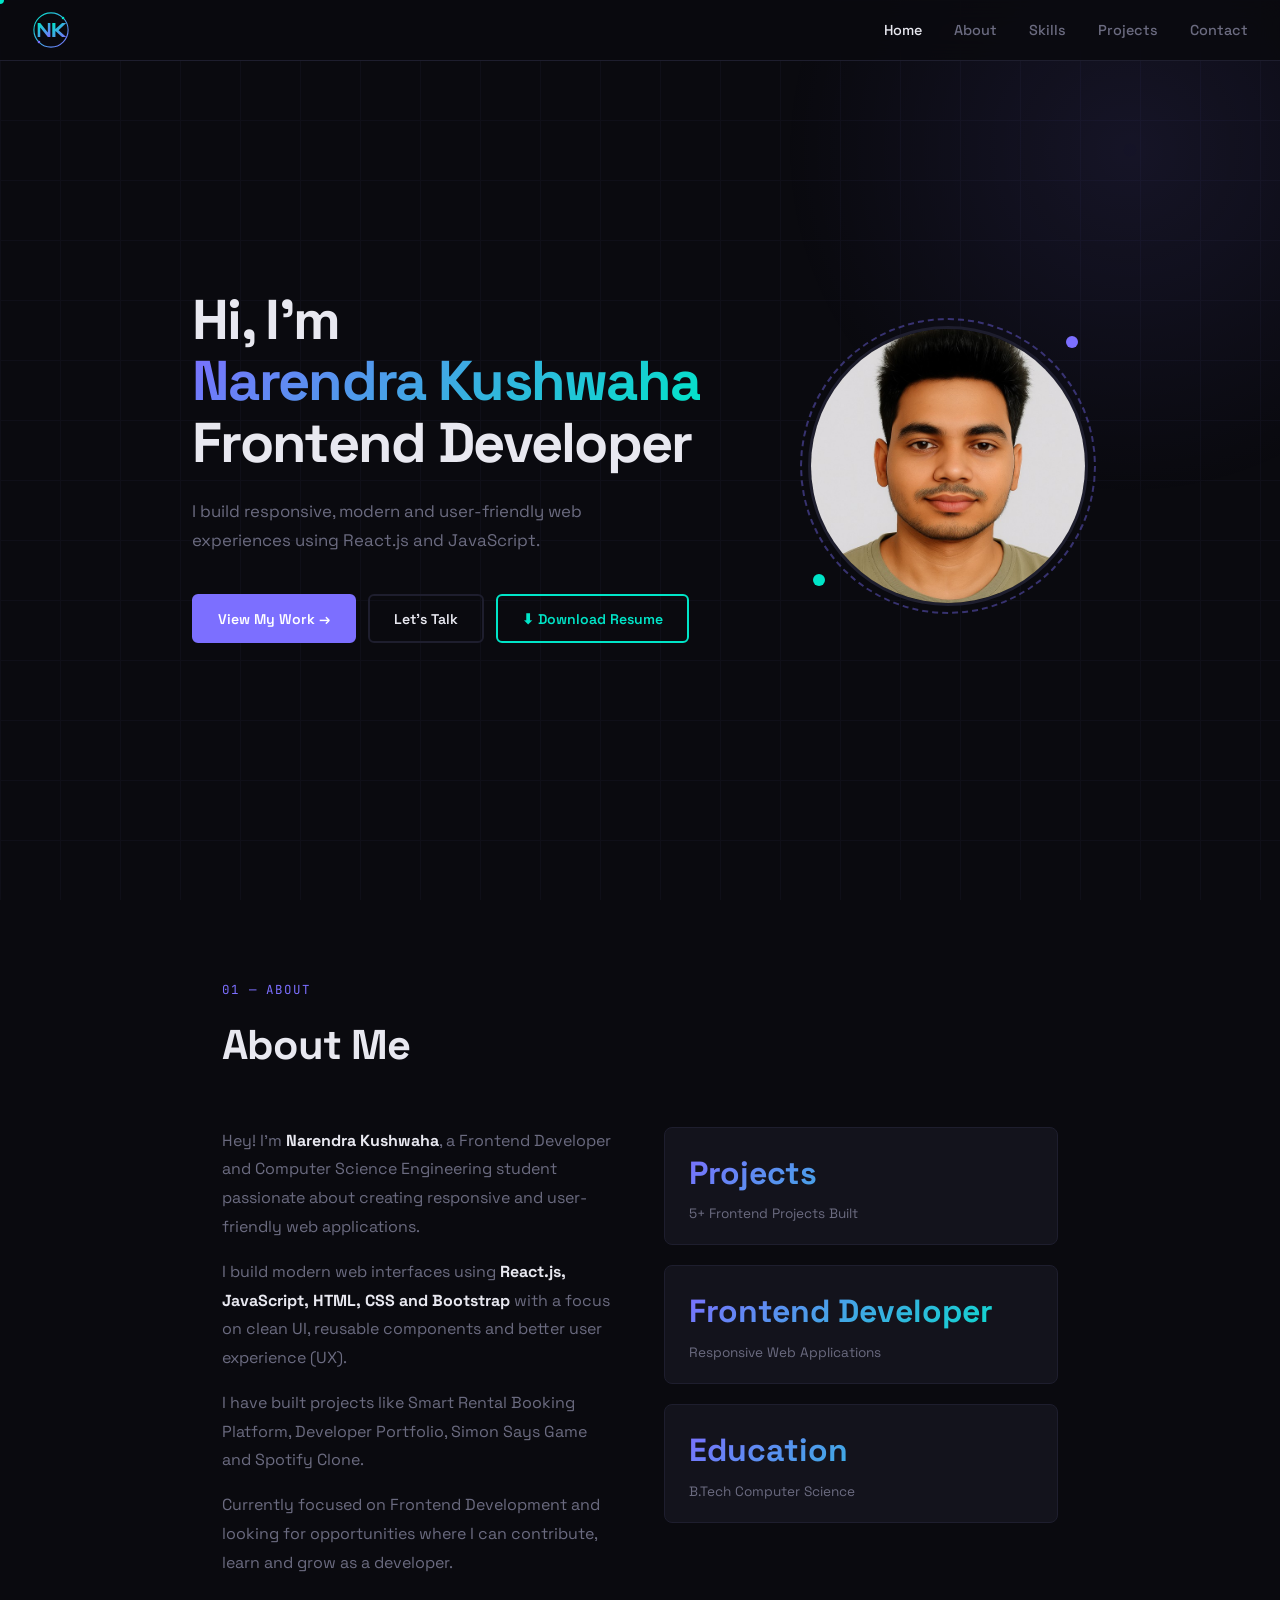
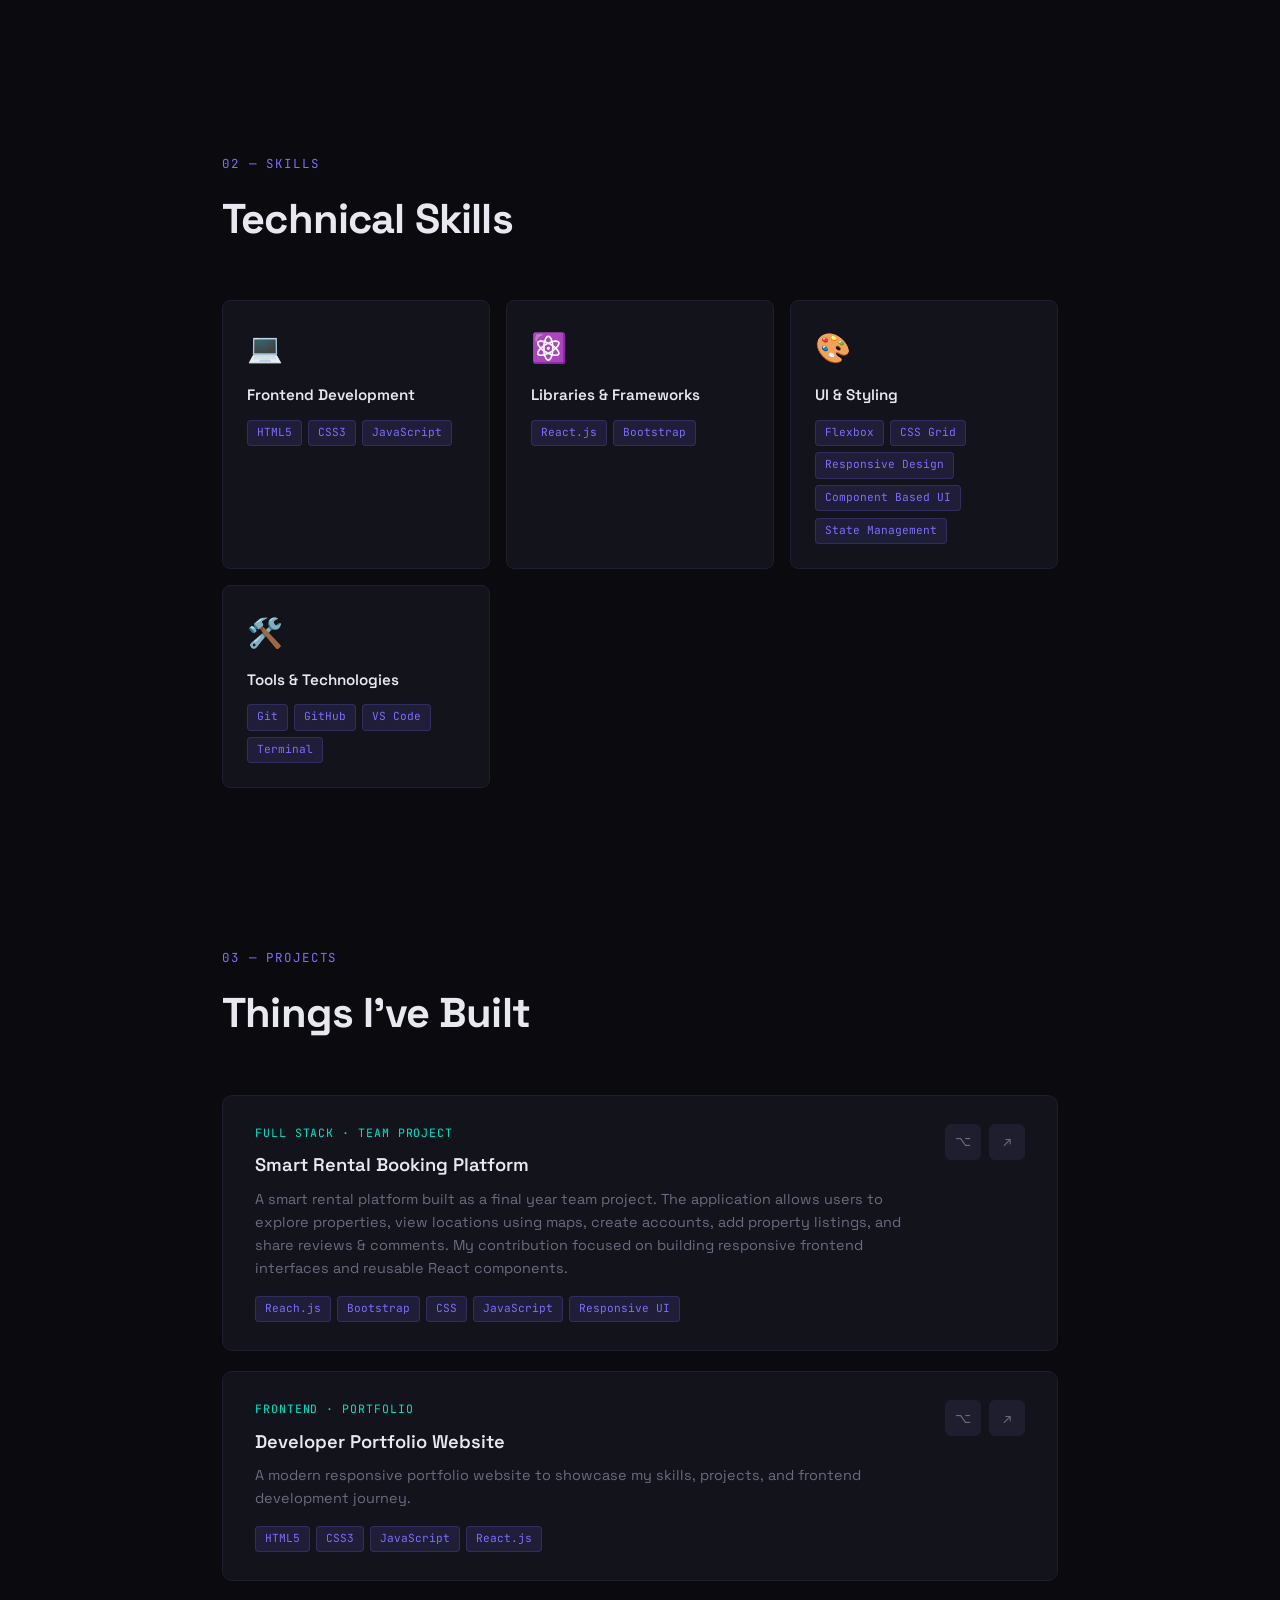
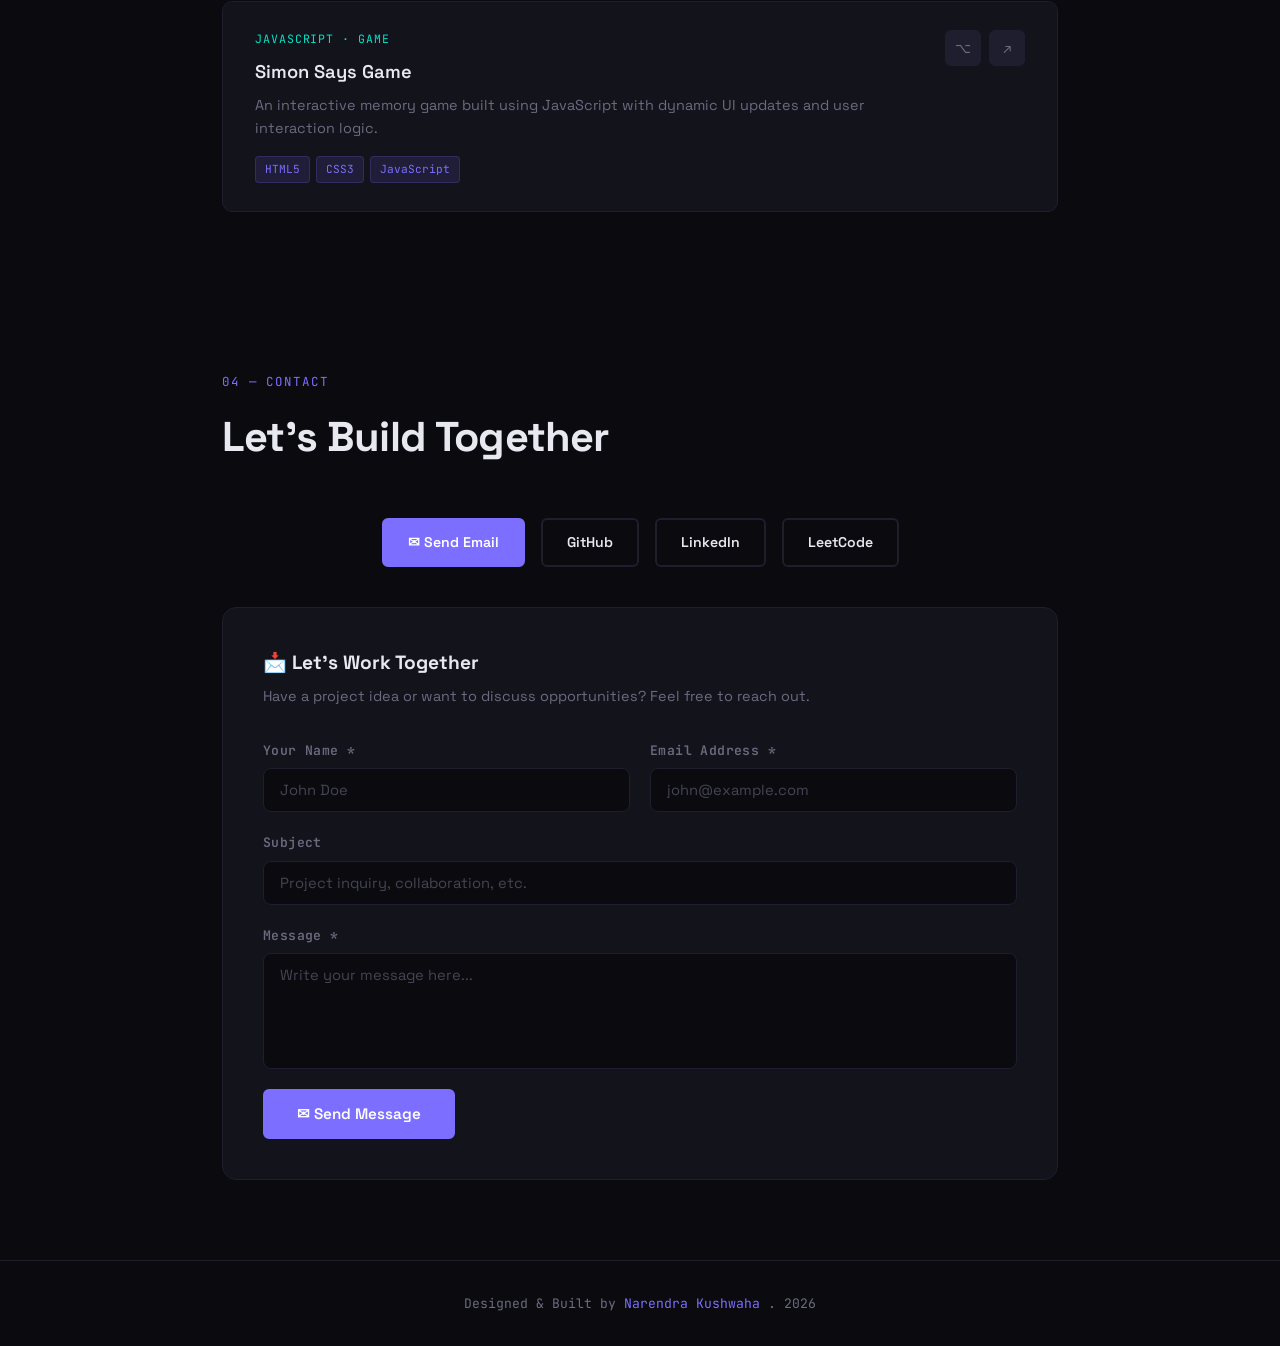
<file: index.html>
<!DOCTYPE html>
<html lang="en">
<head>
  <meta charset="UTF-8" />
  <meta name="viewport" content="width=device-width, initial-scale=1.0"/>
  <title>Narendra Kushwaha — Frontend Developer</title>
  <link href="https://fonts.googleapis.com/css2?family=Space+Grotesk:wght@300;400;500;600;700&family=JetBrains+Mono:wght@400;500&display=swap" rel="stylesheet"/>
  <link rel="stylesheet" href="css/style.css"/>
</head>
<body>

  <div class="grid-bg"></div>
  <div class="glow"></div>
  <div class="cursor" id="cursor"></div>

  <!-- ===== NAVBAR ===== -->
  <nav>
    <div class="logo">
      <img src="assets/nk-logo.svg" alt="NK" style="height: 38px; vertical-align: middle;">
    </div>
    <ul class="nav-links">
      <li><a href="#hero">Home</a></li>
      <li><a href="#about">About</a></li>
      <li><a href="#skills">Skills</a></li>
      <li><a href="#projects">Projects</a></li>
      <li><a href="#contact">Contact</a></li>
    </ul>
  </nav>

  <!-- ===== HERO ===== -->
  <section id="hero">
    <div class="hero-left">
      <h1>Hi, I'm <br><span class="highlight">Narendra Kushwaha</span><br>Frontend Developer</h1>
      <p class="hero-sub">
        I build responsive, modern and user-friendly web experiences
        using React.js and JavaScript.
      </p>

      <div class="hero-cta">
        <a href="#projects" class="btn btn-primary">View My Work →</a>
        <a href="#contact" class="btn btn-ghost">Let's Talk</a>
        <a href="assets/narendra-resume.pdf" download="Narendra-Kushwaha_Resume.pdf" class="btn btn-resume">⬇ Download Resume</a>
      </div>
    </div>

    <div class="hero-right">
      <div class="photo-wrapper">
        <img src="assets/photo.jpg" alt="Narendra Kushwaha" class="profile-photo" id="profilePhoto"/>
        <div class="photo-ring"></div>
        <div class="photo-dot dot1"></div>
        <div class="photo-dot dot2"></div>
      </div>
    </div>
  </section>

  <!-- ===== ABOUT ===== -->
  <section id="about">
    <p class="section-label">01 — About</p>
    <h2>About Me</h2>
    <div class="about-grid fade-in">
      <div class="about-text">
        <p>Hey! I'm <strong>Narendra Kushwaha</strong>, a Frontend Developer and Computer Science Engineering student passionate about creating responsive and user-friendly web applications.</p>
        <p>I build modern web interfaces using <strong>React.js, JavaScript, HTML, CSS and Bootstrap</strong> with a focus on clean UI, reusable components and better user experience (UX).</p>
        <p>I have built projects like Smart Rental Booking Platform, Developer Portfolio, Simon Says Game and Spotify Clone.</p>
        <p>Currently focused on Frontend Development and looking for opportunities where I can contribute, learn and grow as a developer.</p>
      </div>
      <div class="stats">
        <div class="stat-item">
          <div class="stat-num">Projects</div>
          <div class="stat-label">5+ Frontend Projects Built</div>
        </div>
        <div class="stat-item">
          <div class="stat-num">Frontend Developer</div>
          <div class="stat-label">Responsive Web Applications</div>
        </div>
        <div class="stat-item">
          <div class="stat-num">Education</div>
          <div class="stat-label">B.Tech Computer Science</div>
        </div>
      </div>
    </div>
  </section>

  <!-- ===== SKILLS ===== -->
  <section id="skills">
    <p class="section-label">02 — Skills</p>
    <h2>Technical Skills</h2>
    <div class="skills-grid fade-in">
      <div class="skill-card">
        <div class="skill-icon">💻</div>
        <div class="skill-name">Frontend Development</div>
        <div class="skill-tags">
          <span class="tag">HTML5</span><span class="tag">CSS3</span><span class="tag">JavaScript</span>
        </div>
      </div>
      <div class="skill-card">
        <div class="skill-icon">⚛️</div>
        <div class="skill-name">Libraries & Frameworks</div>
        <div class="skill-tags">
          <span class="tag">React.js</span><span class="tag">Bootstrap</span>
        </div>
      </div>
      <div class="skill-card">
        <div class="skill-icon">🎨</div>
        <div class="skill-name">UI & Styling</div>
        <div class="skill-tags">
          <span class="tag">Flexbox</span><span class="tag">CSS Grid</span><span class="tag">Responsive Design</span><span class="tag">Component Based UI</span><span class="tag">State Management</span>
        </div>
      </div>
      <div class="skill-card">
        <div class="skill-icon">🛠️</div>
        <div class="skill-name">Tools & Technologies</div>
        <div class="skill-tags">
          <span class="tag">Git</span><span class="tag">GitHub</span><span class="tag">VS Code</span><span class="tag">Terminal</span>
        </div>
      </div>
    </div>
  </section>

  <!-- ===== PROJECTS ===== -->
  <section id="projects">
    <p class="section-label">03 — Projects</p>
    <h2>Things I've Built</h2>
    <div class="projects-grid fade-in">
      <div class="project-card">
        <div>
          <div class="project-tag">FULL STACK · TEAM PROJECT</div>
          <div class="project-name">Smart Rental Booking Platform</div>
          <div class="project-desc"><p> A smart rental platform built as a final year team project. The application allows users to explore properties, view locations using maps, create accounts, add property listings, and share reviews & comments. My contribution focused on building responsive frontend interfaces and reusable React components.</p></div>
          <div class="skill-tags" style="margin-top:1rem;">
            <span class="tag">Reach.js</span><span class="tag">Bootstrap</span><span class="tag">CSS</span><span class="tag">JavaScript</span><span class="tag">Responsive UI</span>
          </div>
        </div>
        <div class="project-links">
          <a href="https://github.com/Narendra-kushwaha/smart-rental-booking" class="icon-link" title="GitHub">⌥</a>
          <a href="https://smart-rental-booking.onrender.com" class="icon-link" title="Live Demo">↗</a>
        </div>
      </div>
      <div class="project-card">
        <div>
          <div class="project-tag">FRONTEND · PORTFOLIO</div>
          <div class="project-name">Developer Portfolio Website</div>
          <div class="project-desc"> A modern responsive portfolio website to showcase my skills, projects, and frontend development journey.</div>
          <div class="skill-tags" style="margin-top:1rem;">
            <span class="tag">HTML5</span><span class="tag">CSS3</span><span class="tag">JavaScript</span><span class="tag">React.js</span>
          </div>
        </div>
        <div class="project-links">
          <a href="https://github.com/Narendra-kushwaha/portfolio" class="icon-link" title="GitHub">⌥</a>
          <a href="https://narendra-kushwaha-portfolio.vercel.app/" class="icon-link" title="Live Demo">↗</a>
        </div>
      </div>
      <div class="project-card">
        <div>
          <div class="project-tag">JAVASCRIPT · GAME</div>
          <div class="project-name">Simon Says Game</div>
          <div class="project-desc">An interactive memory game built using JavaScript with dynamic UI updates and user interaction logic.</div>
          <div class="skill-tags" style="margin-top:1rem;">
            <span class="tag">HTML5</span><span class="tag">CSS3</span><span class="tag">JavaScript</span>
          </div>
        </div>
        <div class="project-links">
          <a href="https://github.com/Narendra-kushwaha/Simon-Says-Game" class="icon-link" title="GitHub">⌥</a>
          <a href="https://simon-says-nk.netlify.app/" class="icon-link" title="Live Demo">↗</a>
        </div>
      </div>
    </div>
  </section>

 
<!-- conteact section -->
  <section id="contact">
    <p class="section-label">04 — Contact</p>
    <h2>Let's Build Together</h2>

    <!-- Social Buttons -->
    <div class="contact-links fade-in" style="margin-bottom: 2.5rem;">
      <a href="mailto:narendra626315@gmail.com" class="btn btn-primary">✉ Send Email</a>
      <a href="https://github.com/Narendra-kushwaha " class="btn btn-ghost" target="_blank">GitHub</a>
      <a href="https://linkedin.com/in/narendra-kushwaha-38232a237" class="btn btn-ghost" target="_blank">LinkedIn</a>
      <a href="https://leetcode.com/u/Narendra_kushwaha_8319/" class="btn btn-ghost" target="_blank">LeetCode</a>
    </div>

    <!-- Contact Form -->
    <div class="form-wrapper fade-in">
      <div class="form-header">
        <p class="form-title">📩 Let's Work Together</p>
        <p class="form-sub">Have a project idea or want to discuss opportunities? Feel free to reach out.</p>
      </div>

      <form class="contact-form" id="contactForm">
        <div class="form-row">
          <div class="form-group">
            <label for="fname">Your Name *</label>
            <input type="text" id="fname" name="name" placeholder="John Doe" required />
          </div>
          <div class="form-group">
            <label for="femail">Email Address *</label>
            <input type="email" id="femail" name="email" placeholder="john@example.com" required />
          </div>
        </div>
        <div class="form-group">
          <label for="fsubject">Subject</label>
          <input type="text" id="fsubject" name="subject" placeholder="Project inquiry, collaboration, etc." />
        </div>
        <div class="form-group">
          <label for="fmsg">Message *</label>
          <textarea id="fmsg" name="message" rows="5" placeholder="Write your message here..." required></textarea>
        </div>
        <button type="submit" class="btn btn-primary btn-submit" id="submitBtn">
          <span id="btnText">✉ Send Message</span>
        </button>
      </form>

      <!-- Success Screen -->
      <div class="form-success" id="formSuccess">
        <div class="success-icon">✅</div>
        <h3>Message Sent Successfully!</h3>
        <p>Thank you for reaching out. I'll get back to you soon.</p>
        <button class="btn btn-ghost" onclick="resetForm()">Send Another Message</button>
      </div>
    </div>
  </section>


  <footer>
    <p>Designed & Built by <span>Narendra Kushwaha</span> . 2026</p>
  </footer>

  <script src="js/main.js"></script>
</body>
</html>
</file>
<file: css/style.css>
:root {
  --bg:      #0a0a0f;
  --surface: #111118;
  --border:  #1e1e2e;
  --accent:  #7c6fff;
  --accent2: #00e5c8;
  --text:    #e8e8f0;
  --muted:   #6b6b80;
  --card:    #13131c;
}

*, *::before, *::after { box-sizing: border-box; margin: 0; padding: 0; }
html { scroll-behavior: smooth; }
body {
  background: var(--bg);
  color: var(--text);
  font-family: 'Space Grotesk', sans-serif;
  line-height: 1.6;
  overflow-x: hidden;
}

/* BG DECORATIONS */
.grid-bg {
  position: fixed; inset: 0; z-index: 0; pointer-events: none;
  background-image:
    linear-gradient(var(--border) 1px, transparent 1px),
    linear-gradient(90deg, var(--border) 1px, transparent 1px);
  background-size: 60px 60px;
  opacity: 0.3;
}
.glow {
  position: fixed; top: -200px; right: -200px; z-index: 0;
  width: 700px; height: 700px; border-radius: 50%;
  background: radial-gradient(circle, rgba(124,111,255,0.1) 0%, transparent 70%);
  pointer-events: none;
}
.cursor {
  position: fixed; width: 8px; height: 8px;
  background: var(--accent2); border-radius: 50%;
  pointer-events: none; z-index: 9999;
  transform: translate(-50%, -50%);
  transition: transform 0.1s;
}

/* NAVBAR */
nav {
  position: fixed; top: 0; width: 100%; z-index: 100;
  padding: 0.7rem 2rem;
  display: flex; justify-content: space-between; align-items: center;
  background: rgba(10,10,15,0.85);
  backdrop-filter: blur(12px);
  border-bottom: 1px solid var(--border);
}
.logo {
  font-family: 'JetBrains Mono', monospace;
  font-size: 1.1rem; font-weight: 500;
  color: var(--accent); letter-spacing: -0.02em;
}
.logo span { color: var(--accent2); }
.nav-links { display: flex; gap: 2rem; list-style: none; }
.nav-links a {
  color: var(--muted); text-decoration: none;
  font-size: 0.9rem; font-weight: 500; transition: color 0.2s;
}
.nav-links a:hover { color: var(--text); }

/* HERO */
#hero {
  min-height: 100vh;
  display: flex; align-items: center; justify-content: space-between;
  gap: 4rem;
  padding: 6rem 2rem 4rem;
  max-width: 960px; margin: 0 auto;
  position: relative; z-index: 1;
}
.hero-left { flex: 1; }
.hero-right { flex-shrink: 0; }

.hero-eyebrow {
  font-family: 'JetBrains Mono', monospace;
  font-size: 0.82rem; color: var(--accent2);
  letter-spacing: 0.12em; text-transform: uppercase;
  margin-bottom: 1.5rem;
}
.hero-eyebrow::before { content: '// '; color: var(--muted); }

h1 {
  font-size: clamp(2.2rem, 5vw, 3.5rem);
  font-weight: 700; line-height: 1.1;
  letter-spacing: -0.03em; margin-bottom: 1.5rem;
}
.highlight {
  background: linear-gradient(135deg, var(--accent), var(--accent2));
  -webkit-background-clip: text; -webkit-text-fill-color: transparent;
  background-clip: text;
}
.hero-sub {
  font-size: 1.05rem; color: var(--muted);
  max-width: 480px; margin-bottom: 2.5rem; line-height: 1.7;
}
.hero-cta { display: flex; gap: 0.75rem; flex-wrap: wrap; }

/* PROFILE PHOTO */
.photo-wrapper {
  position: relative;
  width: 280px; height: 280px;
}
.profile-photo {
  width: 280px; height: 280px;
  border-radius: 50%;
  object-fit: cover;
  border: 3px solid var(--border);
  position: relative; z-index: 2;
  display: block;
  background: var(--card);
}
.profile-photo::after {
  content: '👤';
  display: flex; align-items: center; justify-content: center;
  font-size: 5rem;
}
.photo-ring {
  position: absolute; inset: -8px;
  border-radius: 50%;
  border: 2px dashed var(--accent);
  opacity: 0.4;
  animation: spin 20s linear infinite;
}
.photo-dot {
  position: absolute;
  width: 12px; height: 12px; border-radius: 50%;
  z-index: 3;
}
.dot1 { background: var(--accent); top: 10px; right: 10px; }
.dot2 { background: var(--accent2); bottom: 20px; left: 5px; }
@keyframes spin { to { transform: rotate(360deg); } }

/* BUTTONS */
.btn {
  padding: 0.7rem 1.5rem; border-radius: 6px;
  font-size: 0.88rem; font-weight: 600;
  cursor: pointer; text-decoration: none;
  transition: all 0.2s;
  display: inline-flex; align-items: center; gap: 0.5rem;
  font-family: 'Space Grotesk', sans-serif;
}
.btn-primary {
  background: var(--accent); color: #fff;
  border: 2px solid var(--accent);
}
.btn-primary:hover { background: transparent; color: var(--accent); }

.btn-ghost {
  background: transparent; color: var(--text);
  border: 2px solid var(--border);
}
.btn-ghost:hover { border-color: var(--accent); color: var(--accent); }

/* Resume button style */
.btn-resume {
  background: transparent; color: var(--accent2);
  border: 2px solid var(--accent2);
}
.btn-resume:hover { background: var(--accent2); color: #000; }

/* SECTIONS */
section {
  position: relative; z-index: 1;
  padding: 5rem 2rem;
  max-width: 900px; margin: 0 auto;
}
.section-label {
  font-family: 'JetBrains Mono', monospace;
  font-size: 0.78rem; color: var(--accent);
  text-transform: uppercase; letter-spacing: 0.15em;
  margin-bottom: 0.75rem;
}
h2 {
  font-size: clamp(1.8rem, 4vw, 2.6rem);
  font-weight: 700; letter-spacing: -0.02em;
  margin-bottom: 3rem; color: var(--text);
}

/* ABOUT */
.about-grid {
  display: grid; grid-template-columns: 1fr 1fr;
  gap: 3rem; align-items: start;
}
.about-text p { color: var(--muted); line-height: 1.8; margin-bottom: 1rem; }
.about-text p strong { color: var(--text); }
.stats { display: flex; flex-direction: column; gap: 1.25rem; }
.stat-item {
  padding: 1.25rem 1.5rem;
  background: var(--card); border: 1px solid var(--border); border-radius: 8px;
}
.stat-num {
  font-size: 2rem; font-weight: 700;
  background: linear-gradient(135deg, var(--accent), var(--accent2));
  -webkit-background-clip: text; -webkit-text-fill-color: transparent;
  background-clip: text;
}
.stat-label { color: var(--muted); font-size: 0.85rem; margin-top: 0.25rem; }

/* SKILLS */
.skills-grid {
  display: grid;
  grid-template-columns: repeat(auto-fit, minmax(200px, 1fr));
  gap: 1rem;
}
.skill-card {
  background: var(--card); border: 1px solid var(--border);
  border-radius: 8px; padding: 1.5rem;
  transition: border-color 0.2s, transform 0.2s;
}
.skill-card:hover { border-color: var(--accent); transform: translateY(-2px); }
.skill-icon { font-size: 1.8rem; margin-bottom: 0.75rem; }
.skill-name { font-weight: 600; font-size: 0.95rem; margin-bottom: 0.5rem; }
.skill-tags { display: flex; flex-wrap: wrap; gap: 0.4rem; margin-top: 0.75rem; }
.tag {
  font-family: 'JetBrains Mono', monospace;
  font-size: 0.7rem; padding: 0.2rem 0.55rem;
  background: rgba(124,111,255,0.12); color: var(--accent);
  border-radius: 4px; border: 1px solid rgba(124,111,255,0.2);
}

/* PROJECTS */
.projects-grid { display: grid; gap: 1.25rem; }
.project-card {
  background: var(--card); border: 1px solid var(--border);
  border-radius: 10px; padding: 1.75rem 2rem;
  display: grid; grid-template-columns: 1fr auto;
  gap: 1rem; align-items: start;
  transition: border-color 0.2s;
}
.project-card:hover { border-color: var(--accent); }
.project-tag {
  font-family: 'JetBrains Mono', monospace;
  font-size: 0.72rem; color: var(--accent2);
  text-transform: uppercase; letter-spacing: 0.08em; margin-bottom: 0.5rem;
}
.project-name { font-size: 1.15rem; font-weight: 600; margin-bottom: 0.5rem; color: var(--text); }
.project-desc { color: var(--muted); font-size: 0.9rem; line-height: 1.6; }
.project-links { display: flex; gap: 0.5rem; flex-shrink: 0; }
.icon-link {
  width: 36px; height: 36px; border-radius: 6px;
  background: var(--border); border: 1px solid var(--border);
  display: flex; align-items: center; justify-content: center;
  color: var(--muted); text-decoration: none; font-size: 0.9rem;
  transition: all 0.2s;
}
.icon-link:hover { background: var(--accent); color: #fff; border-color: var(--accent); }

/* CONTACT */
.contact-wrapper {
  background: var(--card); border: 1px solid var(--border);
  border-radius: 12px; padding: 3rem; text-align: center;
}
.contact-wrapper p {
  color: var(--muted); margin-bottom: 2rem;
  max-width: 440px; margin-left: auto; margin-right: auto;
}
.contact-links { display: flex; justify-content: center; gap: 1rem; flex-wrap: wrap; }

/* FOOTER */
footer {
  border-top: 1px solid var(--border);
  text-align: center; padding: 2rem;
  color: var(--muted); font-size: 0.82rem;
  font-family: 'JetBrains Mono', monospace;
}
footer span { color: var(--accent); }

/* ANIMATIONS */
.fade-in { opacity: 0; transform: translateY(20px); transition: opacity 0.6s ease, transform 0.6s ease; }
.fade-in.visible { opacity: 1; transform: none; }

/* RESPONSIVE */
@media (max-width: 768px) {
  #hero { flex-direction: column-reverse; text-align: center; padding-top: 7rem; }
  .hero-sub { max-width: 100%; }
  .hero-cta { justify-content: center; }
  .photo-wrapper { width: 200px; height: 200px; }
  .profile-photo { width: 190px; height: 190px; }
  .about-grid { grid-template-columns: 1fr; }
  .project-card { grid-template-columns: 1fr; }
  .nav-links { display: none; }
}

/* contect form style */
.contact-links { display: flex; gap: 1rem; flex-wrap: wrap; }

.form-wrapper {
  background: var(--card);
  border: 1px solid var(--border);
  border-radius: 14px;
  padding: 2.5rem;
}

.form-header { margin-bottom: 2rem; }

.form-title {
  font-size: 1.2rem; font-weight: 700;
  color: var(--text); margin-bottom: 0.4rem;
}
.form-sub { color: var(--muted); font-size: 0.9rem; }

.contact-form { display: flex; flex-direction: column; gap: 1.25rem; }

.form-row {
  display: grid; grid-template-columns: 1fr 1fr; gap: 1.25rem;
}

.form-group { display: flex; flex-direction: column; gap: 0.45rem; }

.form-group label {
  font-size: 0.82rem; font-weight: 600;
  color: var(--muted); letter-spacing: 0.03em;
  font-family: 'JetBrains Mono', monospace;
}

.form-group input,
.form-group textarea {
  background: var(--bg);
  border: 1px solid var(--border);
  border-radius: 8px;
  padding: 0.75rem 1rem;
  color: var(--text);
  font-family: 'Space Grotesk', sans-serif;
  font-size: 0.92rem;
  outline: none;
  transition: border-color 0.2s, box-shadow 0.2s;
  resize: none;
  width: 100%;
}

.form-group input::placeholder,
.form-group textarea::placeholder { color: var(--muted); opacity: 0.6; }

.form-group input:focus,
.form-group textarea:focus {
  border-color: var(--accent);
  box-shadow: 0 0 0 3px rgba(124,111,255,0.12);
}

.btn-submit { align-self: flex-start; padding: 0.85rem 2rem; font-size: 0.95rem; }

.form-success { display: none; text-align: center; padding: 2rem; }
.form-success.show { display: block; }
.contact-form.hide { display: none; }

.success-icon { font-size: 3rem; margin-bottom: 1rem; }
.form-success h3 {
  font-size: 1.4rem; font-weight: 700;
  color: var(--accent2); margin-bottom: 0.5rem;
}
.form-success p { color: var(--muted); margin-bottom: 1.5rem; }

@media (max-width: 600px) {
  .form-row { grid-template-columns: 1fr; }
  .form-wrapper { padding: 1.5rem; }
  .btn-submit { width: 100%; justify-content: center; }
}
</file>
